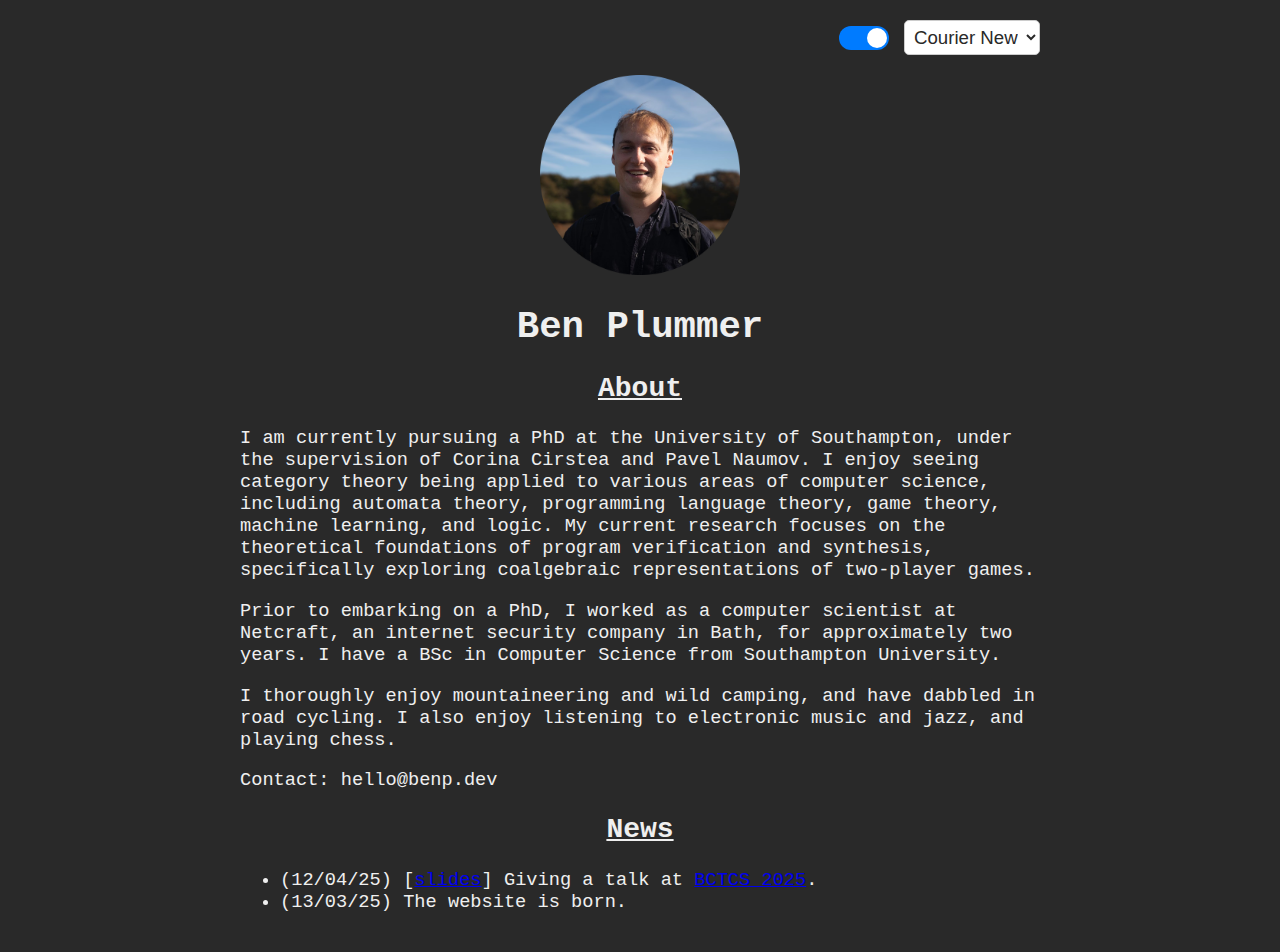
<file: index.html>
<!DOCTYPE html>
<html lang="en">
<head>
    <meta charset="UTF-8">
    <meta name="viewport" content="width=device-width, initial-scale=1.0">
    <title>Ben Plummer | PhD computer science@Southampton</title>
    <style>
        body {
            font-family: "Courier New", monospace;
            margin: auto;
            padding: 20px;
            transition: background 0.3s, color 0.3s, font-family 0.3s;
            max-width: 800px;
            background-color: #292929;
            color: #efefef;
            font-size: 14pt;
        }
        .light-mode {
            background-color: #efefef;
            color: #292929;
        }
        .container {
            margin: auto;
        }
        h1, h2 {
            text-align: center;
        }
        h2 {
            text-decoration: underline;
        }
        .profile-img {
            margin: auto;
            width: 200px;
        }
        .top-bar {
            display: flex;
            justify-content: space-between;
            align-items: center;
            margin-bottom: 20px;
        }
        .archive-button a {
            padding: 10px 20px;
            background-color: #007bff;
            color: white;
            text-decoration: none;
            border-radius: 5px;
        }
        .archive-button a:hover {
            background-color: #0056b3;
        }
        /* Flexbox for dark mode and font selection */
        .toggle-container {
            display: flex;
            align-items: center;
            gap: 15px;
        }
        .toggle-switch {
            display: flex;
            align-items: center;
        }
        .toggle-switch label {
            display: flex;
            align-items: center;
            cursor: pointer;
        }
        .toggle-switch input {
            display: none;
        }
        .slider {
            width: 50px;
            height: 24px;
            background-color: #ccc;
            border-radius: 12px;
            position: relative;
            transition: background 0.3s;
        }
        .slider:before {
            content: "";
            position: absolute;
            width: 20px;
            height: 20px;
            background-color: white;
            border-radius: 50%;
            top: 2px;
            left: 2px;
            transition: transform 0.3s;
        }
        input:checked + .slider {
            background-color: #007bff;
        }
        input:checked + .slider:before {
            transform: translateX(26px);
        }
        /* Dropdown styling */
        .font-select {
            font-size: 14pt;
            padding: 5px;
            border-radius: 5px;
            border: 1px solid #ccc;
            background-color: #fff;
            color: #292929;
        }
    </style>
</head>
<body>
    <div class="top-bar">
        <div class="archive-button">
            <!-- <a href="blogs.html">Archive</a> -->
        </div>
        
        <!-- Dark mode and font selection side-by-side -->
        <div class="toggle-container">
            <!-- Dark Mode Toggle -->
            <div class="toggle-switch">
                <label>
                    <input checked type="checkbox" id="darkModeToggle" onchange="toggleDarkMode()">
                    <span class="slider"></span>
                </label>
            </div>

            <!-- Font Selector -->
            <select class="font-select" id="fontSelector" onchange="changeFont()">
                <option value="Arial, sans-serif">Arial</option>
                <option value="Verdana, sans-serif">Verdana</option>
                <option value="Tahoma, sans-serif">Tahoma</option>
                <option value="Trebuchet MS, sans-serif">Trebuchet</option>
                <option value="Garamond, serif">Garamond</option>
                <option selected value="'Courier New', monospace">Courier New</option>
                <option value="'Brush Script MT', cursive">Brush Script</option>
            </select>
        </div>
    </div>
    
    <div class="container">
        <center>
        <img src="portrait.png" alt="Profile Picture" class="profile-img">
        </center>
        
        <h1>Ben Plummer</h1>

        <h2> About </h2>

        <p>
        I am currently pursuing a PhD at the University of Southampton,
        under the supervision of Corina Cirstea and Pavel Naumov.

        I enjoy seeing category theory being applied to various areas
        of computer science, including automata theory, programming language
        theory, game theory, machine learning, and logic.
        My current research focuses on the theoretical foundations
        of program verification and synthesis,
        specifically exploring coalgebraic representations
        of two-player games.
        </p>

        <p>
        Prior to embarking on a PhD,
        I worked as a computer scientist at Netcraft,
        an internet security company in Bath,
        for approximately two years.
        I have a BSc in Computer Science from Southampton University.
        </p>

        <p>
        I thoroughly enjoy mountaineering and wild camping, and have
        dabbled in road cycling.
        I also enjoy
        listening to electronic music and jazz,
        and playing chess.
        </p>

        Contact: <code>hello@benp.dev</code>

        <h2>News</h2>
        <ul>
            <li> (12/04/25) 
                [<a href="slides/bctcs2025.pdf">slides</a>]
                 Giving a talk at
                <a href="https://msp.cis.strath.ac.uk/bctcs2025/" target="_blank">BCTCS 2025</a>.
            <li> (13/03/25) The website is born.
        </ul>

<!--        <h2>Publications</h2>
        <ul>
            <li>Traces as Strategies in Two Player Games - (MFPS, in submission)</li>
        </ul>-->

    </div>

    <script>
        function toggleDarkMode() {
            document.body.classList.toggle('light-mode');
        }

        function changeFont() {
            var selectedFont = document.getElementById("fontSelector").value;
            document.body.style.fontFamily = selectedFont;
        }
    </script>
</body>
</html>
</file>
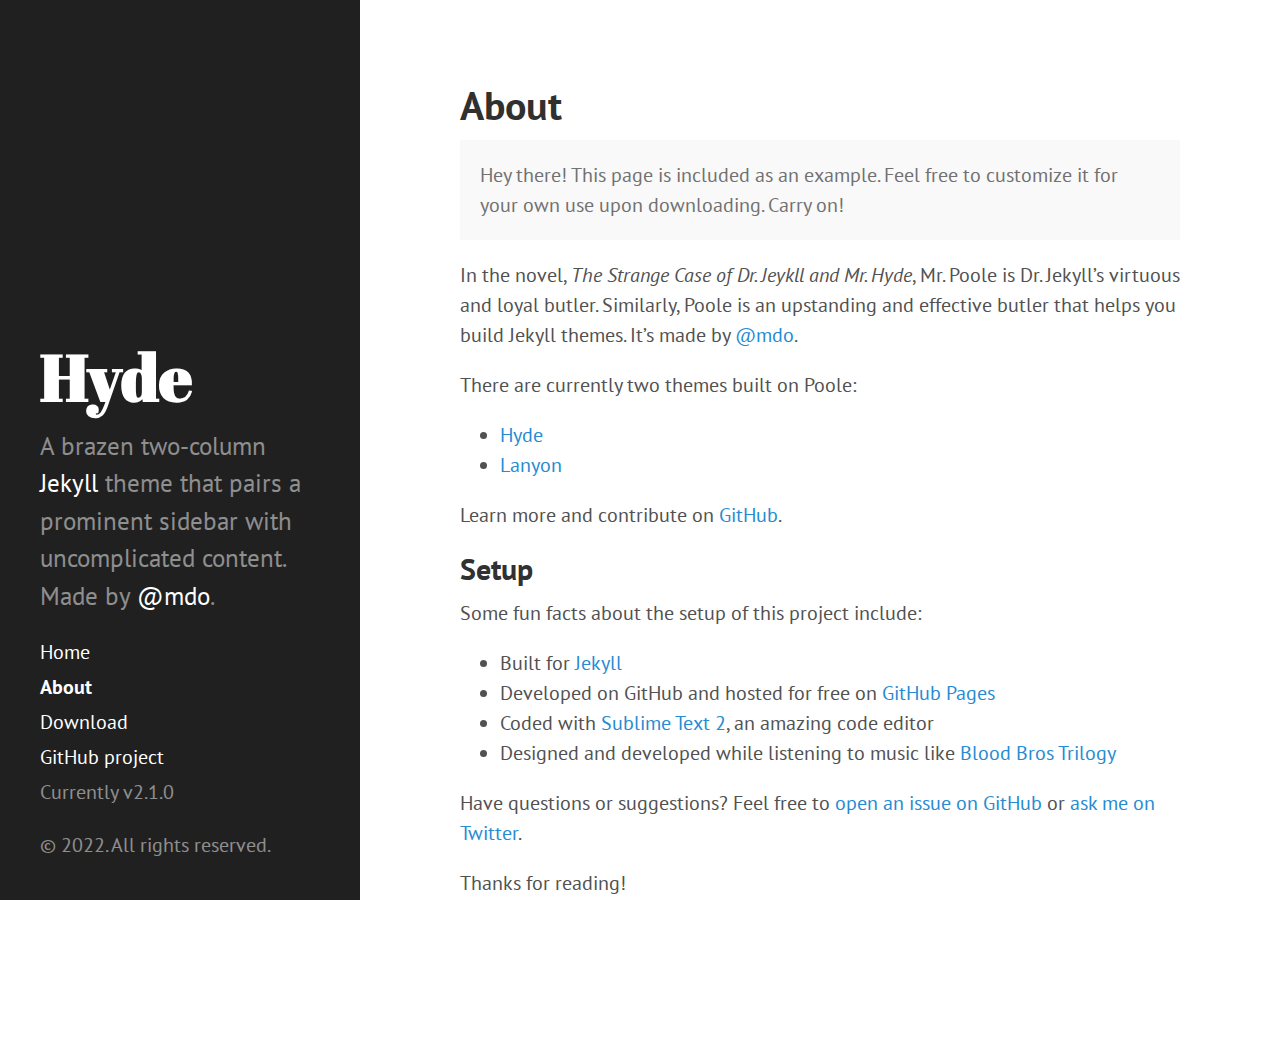
<file: _site/about/index.html>
<!DOCTYPE html>
<html lang="en-us">

  <head>
  <link href="http://gmpg.org/xfn/11" rel="profile">
  <meta http-equiv="X-UA-Compatible" content="IE=edge">
  <meta http-equiv="content-type" content="text/html; charset=utf-8">

  <!-- Enable responsiveness on mobile devices-->
  <meta name="viewport" content="width=device-width, initial-scale=1.0, maximum-scale=1">

  <title>
    
      About &middot; Hyde
    
  </title>

  <!-- CSS -->
  <link rel="stylesheet" href="/public/css/poole.css">
  <link rel="stylesheet" href="/public/css/syntax.css">
  <link rel="stylesheet" href="/public/css/hyde.css">
  <link rel="stylesheet" href="http://fonts.googleapis.com/css?family=PT+Sans:400,400italic,700|Abril+Fatface">

  <!-- Icons -->
  <link rel="apple-touch-icon-precomposed" sizes="144x144" href="/public/apple-touch-icon-144-precomposed.png">
                                 <link rel="shortcut icon" href="/public/favicon.ico">

  <!-- RSS -->
  <link rel="alternate" type="application/rss+xml" title="RSS" href="/atom.xml">
</head>


  <body>

    <div class="sidebar">
  <div class="container sidebar-sticky">
    <div class="sidebar-about">
      <h1>
        <a href="/">
          Hyde
        </a>
      </h1>
      <p class="lead">A brazen two-column <a href="http://jekyllrb.com" target="_blank">Jekyll</a> theme that pairs a prominent sidebar with uncomplicated content. Made by <a href="https://twitter.com/mdo" target="_blank">@mdo</a>.</p>
    </div>

    <nav class="sidebar-nav">
      <a class="sidebar-nav-item" href="/">Home</a>

      

      
      
        
          
        
      
        
          
            <a class="sidebar-nav-item active" href="/about/">About</a>
          
        
      
        
      
        
          
        
      

      <a class="sidebar-nav-item" href="https://github.com/poole/hyde/archive/v2.1.0.zip">Download</a>
      <a class="sidebar-nav-item" href="https://github.com/poole/hyde">GitHub project</a>
      <span class="sidebar-nav-item">Currently v2.1.0</span>
    </nav>

    <p>&copy; 2022. All rights reserved.</p>
  </div>
</div>


    <div class="content container">
      <div class="page">
  <h1 class="page-title">About</h1>
  <p class="message">
  Hey there! This page is included as an example. Feel free to customize it for your own use upon downloading. Carry on!
</p>

<p>In the novel, <em>The Strange Case of Dr. Jeykll and Mr. Hyde</em>, Mr. Poole is Dr. Jekyll’s virtuous and loyal butler. Similarly, Poole is an upstanding and effective butler that helps you build Jekyll themes. It’s made by <a href="https://twitter.com/mdo">@mdo</a>.</p>

<p>There are currently two themes built on Poole:</p>

<ul>
  <li><a href="http://hyde.getpoole.com">Hyde</a></li>
  <li><a href="http://lanyon.getpoole.com">Lanyon</a></li>
</ul>

<p>Learn more and contribute on <a href="https://github.com/poole">GitHub</a>.</p>

<h2 id="setup">Setup</h2>

<p>Some fun facts about the setup of this project include:</p>

<ul>
  <li>Built for <a href="http://jekyllrb.com">Jekyll</a></li>
  <li>Developed on GitHub and hosted for free on <a href="https://pages.github.com">GitHub Pages</a></li>
  <li>Coded with <a href="http://sublimetext.com">Sublime Text 2</a>, an amazing code editor</li>
  <li>Designed and developed while listening to music like <a href="https://soundcloud.com/maddecent/sets/blood-bros-series">Blood Bros Trilogy</a></li>
</ul>

<p>Have questions or suggestions? Feel free to <a href="https://github.com/poole/issues/new">open an issue on GitHub</a> or <a href="https://twitter.com/mdo">ask me on Twitter</a>.</p>

<p>Thanks for reading!</p>

</div>

    </div>

  </body>
</html>
</file>
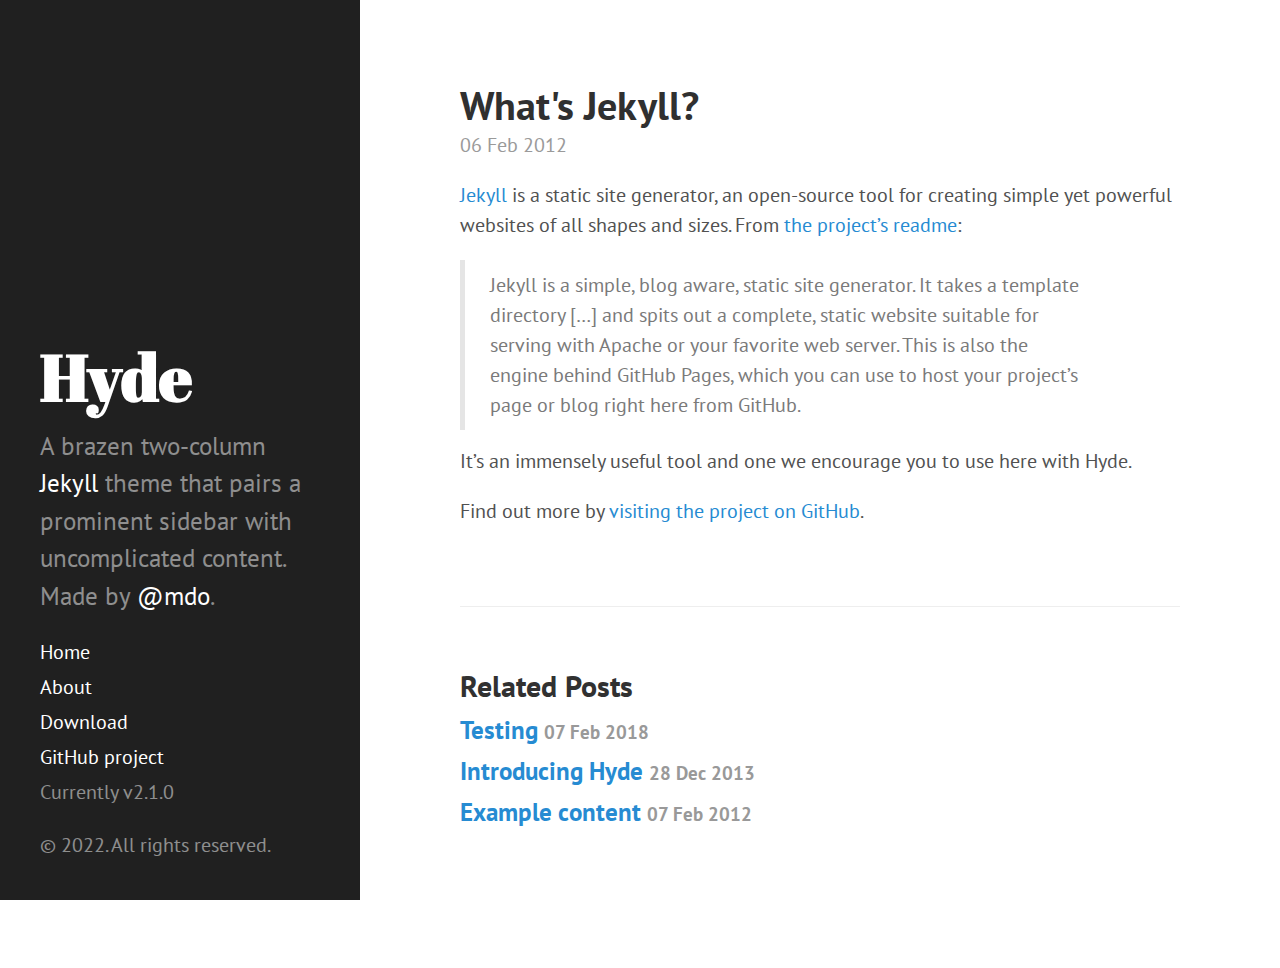
<file: _site/2012/02/06/whats-jekyll/index.html>
<!DOCTYPE html>
<html lang="en-us">

  <head>
  <link href="http://gmpg.org/xfn/11" rel="profile">
  <meta http-equiv="X-UA-Compatible" content="IE=edge">
  <meta http-equiv="content-type" content="text/html; charset=utf-8">

  <!-- Enable responsiveness on mobile devices-->
  <meta name="viewport" content="width=device-width, initial-scale=1.0, maximum-scale=1">

  <title>
    
      What's Jekyll? &middot; Hyde
    
  </title>

  <!-- CSS -->
  <link rel="stylesheet" href="/public/css/poole.css">
  <link rel="stylesheet" href="/public/css/syntax.css">
  <link rel="stylesheet" href="/public/css/hyde.css">
  <link rel="stylesheet" href="http://fonts.googleapis.com/css?family=PT+Sans:400,400italic,700|Abril+Fatface">

  <!-- Icons -->
  <link rel="apple-touch-icon-precomposed" sizes="144x144" href="/public/apple-touch-icon-144-precomposed.png">
                                 <link rel="shortcut icon" href="/public/favicon.ico">

  <!-- RSS -->
  <link rel="alternate" type="application/rss+xml" title="RSS" href="/atom.xml">
</head>


  <body>

    <div class="sidebar">
  <div class="container sidebar-sticky">
    <div class="sidebar-about">
      <h1>
        <a href="/">
          Hyde
        </a>
      </h1>
      <p class="lead">A brazen two-column <a href="http://jekyllrb.com" target="_blank">Jekyll</a> theme that pairs a prominent sidebar with uncomplicated content. Made by <a href="https://twitter.com/mdo" target="_blank">@mdo</a>.</p>
    </div>

    <nav class="sidebar-nav">
      <a class="sidebar-nav-item" href="/">Home</a>

      

      
      
        
          
        
      
        
          
            <a class="sidebar-nav-item" href="/about/">About</a>
          
        
      
        
      
        
          
        
      

      <a class="sidebar-nav-item" href="https://github.com/poole/hyde/archive/v2.1.0.zip">Download</a>
      <a class="sidebar-nav-item" href="https://github.com/poole/hyde">GitHub project</a>
      <span class="sidebar-nav-item">Currently v2.1.0</span>
    </nav>

    <p>&copy; 2022. All rights reserved.</p>
  </div>
</div>


    <div class="content container">
      <div class="post">
  <h1 class="post-title">What's Jekyll?</h1>
  <span class="post-date">06 Feb 2012</span>
  <p><a href="http://jekyllrb.com">Jekyll</a> is a static site generator, an open-source tool for creating simple yet powerful websites of all shapes and sizes. From <a href="https://github.com/mojombo/jekyll/blob/master/README.markdown">the project’s readme</a>:</p>

<blockquote>
  <p>Jekyll is a simple, blog aware, static site generator. It takes a template directory […] and spits out a complete, static website suitable for serving with Apache or your favorite web server. This is also the engine behind GitHub Pages, which you can use to host your project’s page or blog right here from GitHub.</p>
</blockquote>

<p>It’s an immensely useful tool and one we encourage you to use here with Hyde.</p>

<p>Find out more by <a href="https://github.com/mojombo/jekyll">visiting the project on GitHub</a>.</p>

</div>

<div class="related">
  <h2>Related Posts</h2>
  <ul class="related-posts">
    
      <li>
        <h3>
          <a href="/2018/02/07/testing/">
            Testing
            <small>07 Feb 2018</small>
          </a>
        </h3>
      </li>
    
      <li>
        <h3>
          <a href="/2013/12/28/introducing-hyde/">
            Introducing Hyde
            <small>28 Dec 2013</small>
          </a>
        </h3>
      </li>
    
      <li>
        <h3>
          <a href="/2012/02/07/example-content/">
            Example content
            <small>07 Feb 2012</small>
          </a>
        </h3>
      </li>
    
  </ul>
</div>

    </div>

  </body>
</html>
</file>
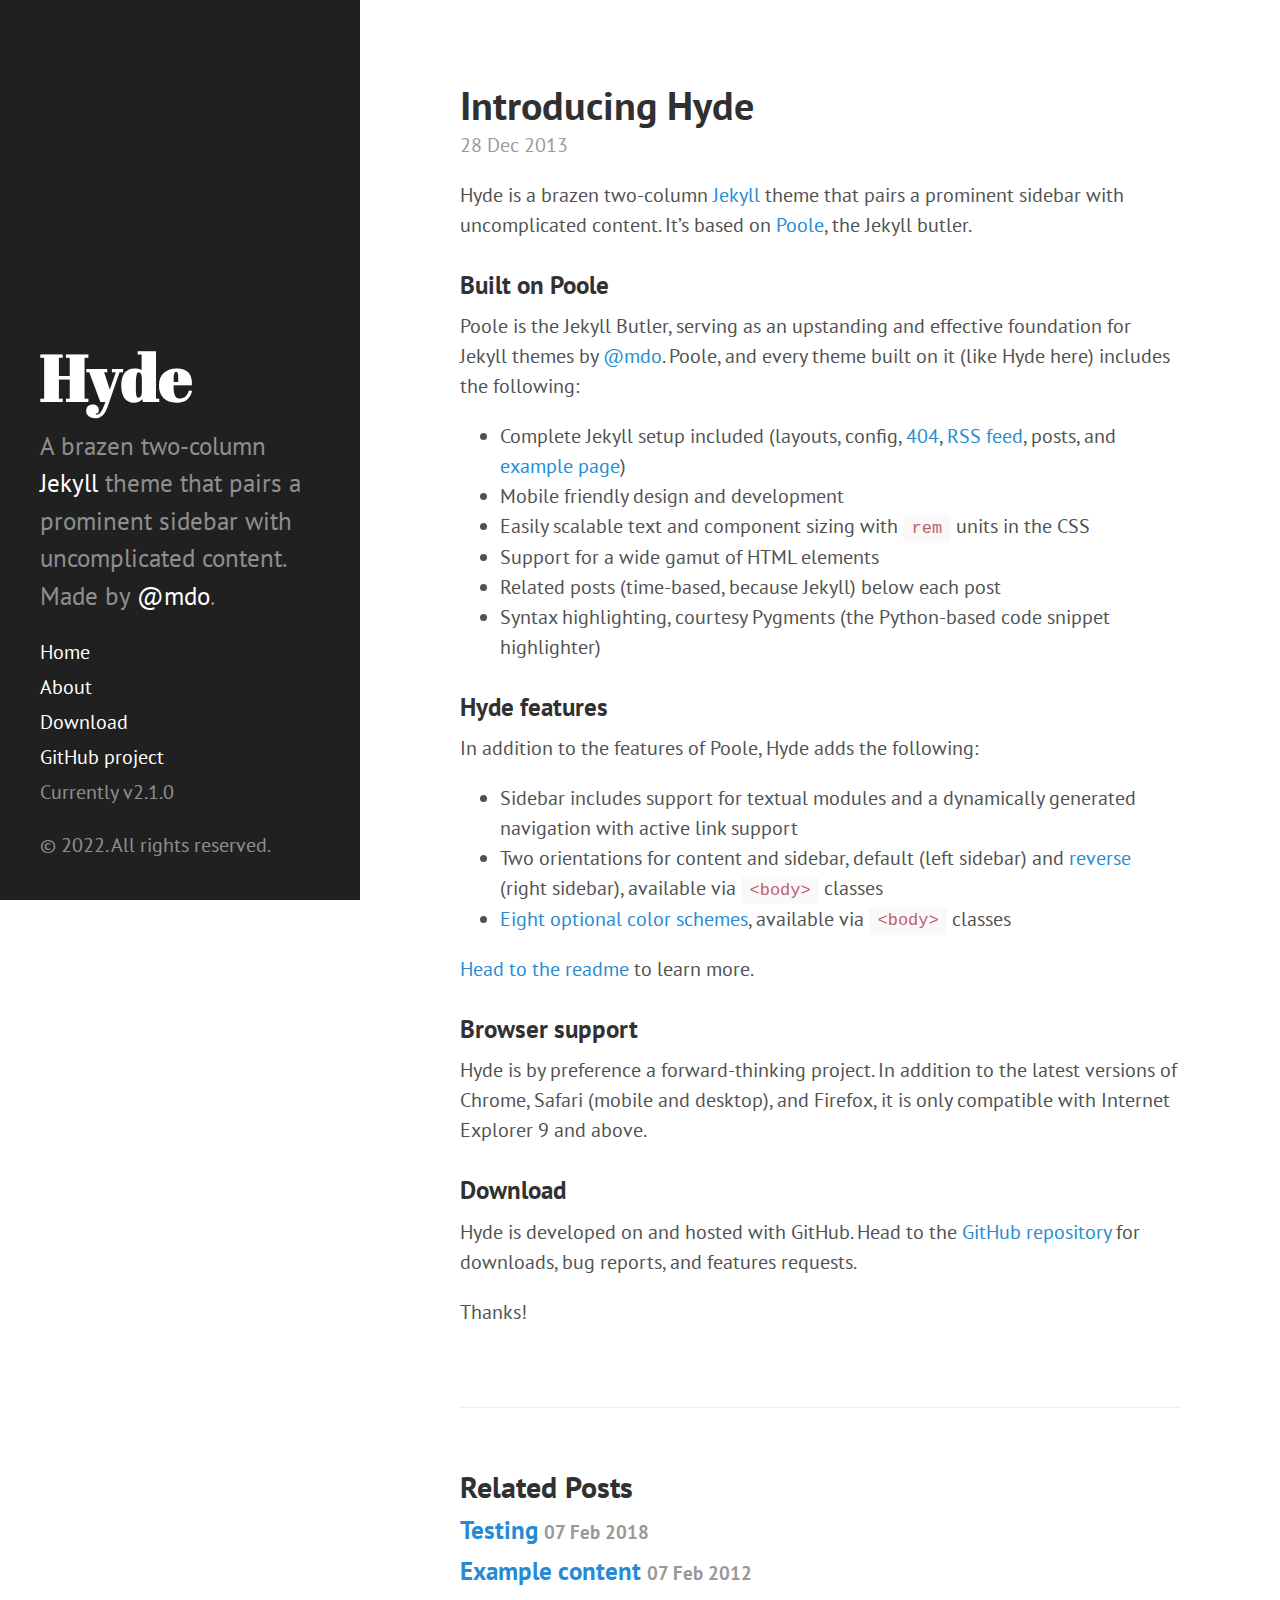
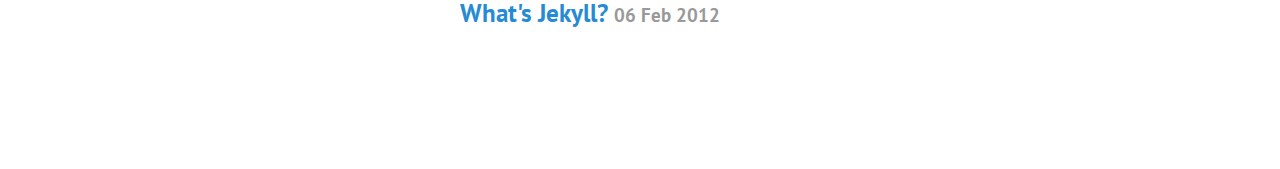
<file: _site/2013/12/28/introducing-hyde/index.html>
<!DOCTYPE html>
<html lang="en-us">

  <head>
  <link href="http://gmpg.org/xfn/11" rel="profile">
  <meta http-equiv="X-UA-Compatible" content="IE=edge">
  <meta http-equiv="content-type" content="text/html; charset=utf-8">

  <!-- Enable responsiveness on mobile devices-->
  <meta name="viewport" content="width=device-width, initial-scale=1.0, maximum-scale=1">

  <title>
    
      Introducing Hyde &middot; Hyde
    
  </title>

  <!-- CSS -->
  <link rel="stylesheet" href="/public/css/poole.css">
  <link rel="stylesheet" href="/public/css/syntax.css">
  <link rel="stylesheet" href="/public/css/hyde.css">
  <link rel="stylesheet" href="http://fonts.googleapis.com/css?family=PT+Sans:400,400italic,700|Abril+Fatface">

  <!-- Icons -->
  <link rel="apple-touch-icon-precomposed" sizes="144x144" href="/public/apple-touch-icon-144-precomposed.png">
                                 <link rel="shortcut icon" href="/public/favicon.ico">

  <!-- RSS -->
  <link rel="alternate" type="application/rss+xml" title="RSS" href="/atom.xml">
</head>


  <body>

    <div class="sidebar">
  <div class="container sidebar-sticky">
    <div class="sidebar-about">
      <h1>
        <a href="/">
          Hyde
        </a>
      </h1>
      <p class="lead">A brazen two-column <a href="http://jekyllrb.com" target="_blank">Jekyll</a> theme that pairs a prominent sidebar with uncomplicated content. Made by <a href="https://twitter.com/mdo" target="_blank">@mdo</a>.</p>
    </div>

    <nav class="sidebar-nav">
      <a class="sidebar-nav-item" href="/">Home</a>

      

      
      
        
          
        
      
        
          
            <a class="sidebar-nav-item" href="/about/">About</a>
          
        
      
        
      
        
          
        
      

      <a class="sidebar-nav-item" href="https://github.com/poole/hyde/archive/v2.1.0.zip">Download</a>
      <a class="sidebar-nav-item" href="https://github.com/poole/hyde">GitHub project</a>
      <span class="sidebar-nav-item">Currently v2.1.0</span>
    </nav>

    <p>&copy; 2022. All rights reserved.</p>
  </div>
</div>


    <div class="content container">
      <div class="post">
  <h1 class="post-title">Introducing Hyde</h1>
  <span class="post-date">28 Dec 2013</span>
  <p>Hyde is a brazen two-column <a href="http://jekyllrb.com">Jekyll</a> theme that pairs a prominent sidebar with uncomplicated content. It’s based on <a href="http://getpoole.com">Poole</a>, the Jekyll butler.</p>

<h3 id="built-on-poole">Built on Poole</h3>

<p>Poole is the Jekyll Butler, serving as an upstanding and effective foundation for Jekyll themes by <a href="https://twitter.com/mdo">@mdo</a>. Poole, and every theme built on it (like Hyde here) includes the following:</p>

<ul>
  <li>Complete Jekyll setup included (layouts, config, <a href="/404">404</a>, <a href="/atom.xml">RSS feed</a>, posts, and <a href="/about">example page</a>)</li>
  <li>Mobile friendly design and development</li>
  <li>Easily scalable text and component sizing with <code>rem</code> units in the CSS</li>
  <li>Support for a wide gamut of HTML elements</li>
  <li>Related posts (time-based, because Jekyll) below each post</li>
  <li>Syntax highlighting, courtesy Pygments (the Python-based code snippet highlighter)</li>
</ul>

<h3 id="hyde-features">Hyde features</h3>

<p>In addition to the features of Poole, Hyde adds the following:</p>

<ul>
  <li>Sidebar includes support for textual modules and a dynamically generated navigation with active link support</li>
  <li>Two orientations for content and sidebar, default (left sidebar) and <a href="https://github.com/poole/lanyon#reverse-layout">reverse</a> (right sidebar), available via <code>&lt;body&gt;</code> classes</li>
  <li><a href="https://github.com/poole/hyde#themes">Eight optional color schemes</a>, available via <code>&lt;body&gt;</code> classes</li>
</ul>

<p><a href="https://github.com/poole/hyde#readme">Head to the readme</a> to learn more.</p>

<h3 id="browser-support">Browser support</h3>

<p>Hyde is by preference a forward-thinking project. In addition to the latest versions of Chrome, Safari (mobile and desktop), and Firefox, it is only compatible with Internet Explorer 9 and above.</p>

<h3 id="download">Download</h3>

<p>Hyde is developed on and hosted with GitHub. Head to the <a href="https://github.com/poole/hyde">GitHub repository</a> for downloads, bug reports, and features requests.</p>

<p>Thanks!</p>

</div>

<div class="related">
  <h2>Related Posts</h2>
  <ul class="related-posts">
    
      <li>
        <h3>
          <a href="/2018/02/07/testing/">
            Testing
            <small>07 Feb 2018</small>
          </a>
        </h3>
      </li>
    
      <li>
        <h3>
          <a href="/2012/02/07/example-content/">
            Example content
            <small>07 Feb 2012</small>
          </a>
        </h3>
      </li>
    
      <li>
        <h3>
          <a href="/2012/02/06/whats-jekyll/">
            What's Jekyll?
            <small>06 Feb 2012</small>
          </a>
        </h3>
      </li>
    
  </ul>
</div>

    </div>

  </body>
</html>
</file>
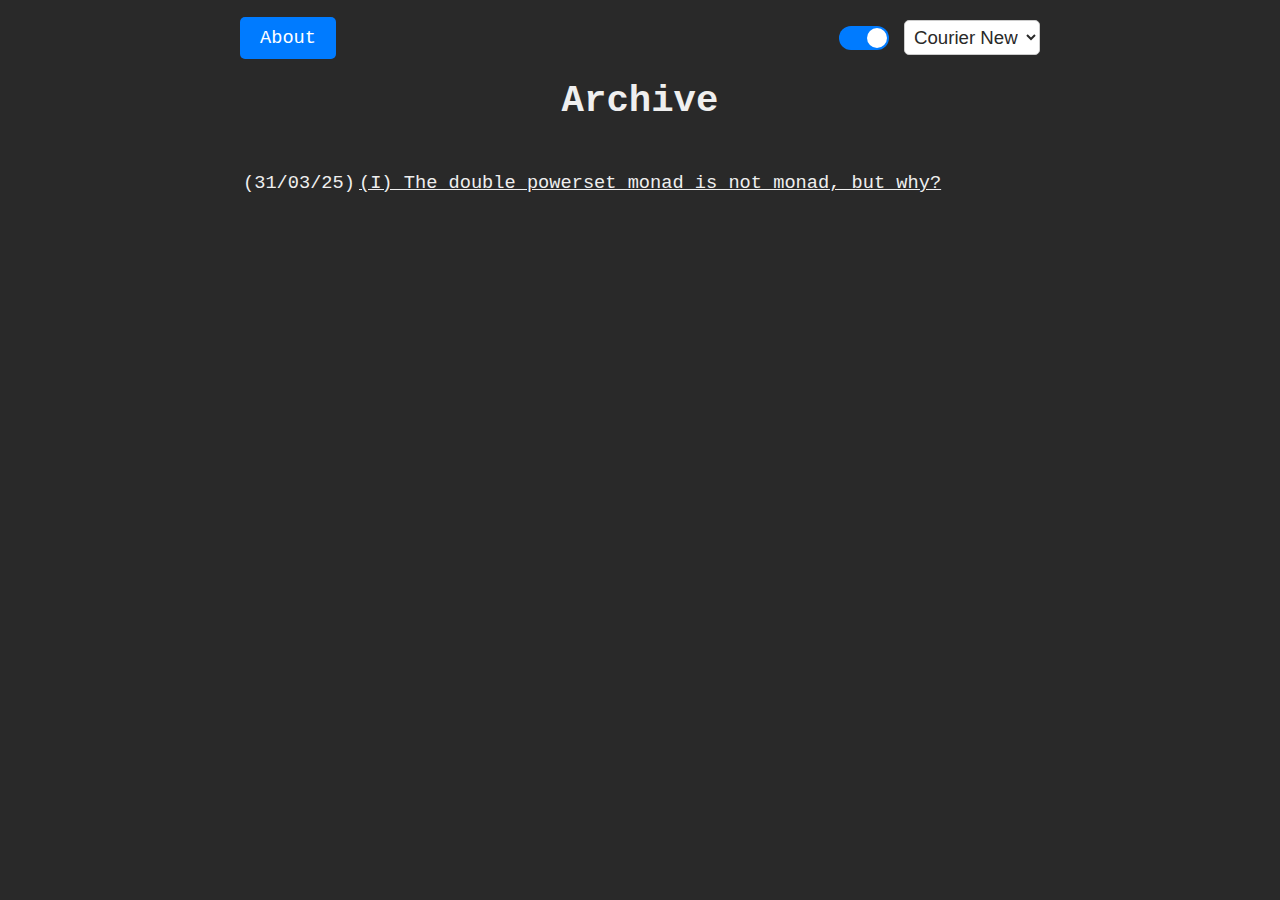
<file: archive.html>
<!DOCTYPE html>
<html lang="en">
<head>
    <meta charset="UTF-8">
    <meta name="viewport" content="width=device-width, initial-scale=1.0">
    <title>Ben Plummer | PhD computer science@Southampton</title>
    <link href="css/styles.css" rel="stylesheet" >
    <script>
        function toggleDarkMode() {
            document.body.classList.toggle('light-mode');
        }

        function changeFont() {
            var selectedFont = document.getElementById("fontSelector").value;
            document.body.style.fontFamily = selectedFont;
        }
    </script>
</head>
<body>
    <div class="top-bar">
        <div class="archive-button">
            <a href="index.html">About</a>
        </div>

        <!-- Dark mode and font selection side-by-side -->
        <div class="toggle-container">
            <!-- Dark Mode Toggle -->
            <div class="toggle-switch">
                <label>
                    <input checked type="checkbox" id="darkModeToggle" onchange="toggleDarkMode()">
                    <span class="slider"></span>
                </label>
            </div>

            <!-- Font Selector -->
            <select class="font-select" id="fontSelector" onchange="changeFont()">
                <option value="Arial, sans-serif">Arial</option>
                <option value="Verdana, sans-serif">Verdana</option>
                <option value="Tahoma, sans-serif">Tahoma</option>
                <option value="Trebuchet MS, sans-serif">Trebuchet</option>
                <option value="Garamond, serif">Garamond</option>
                <option selected value="'Courier New', monospace">Courier New</option>
                <option value="'Brush Script MT', cursive">Brush Script</option>
            </select>
        </div>
    </div>

<h1> Archive </h1>

<br>
<table>
    <tr>
        <td>(31/03/25)</td>
        <td>
            <a href="archive/double_covariant_powerset.html">
                (I) The double powerset monad is not monad, but why?
        </td>
    </tr>
</a>
</table>


</body>
</html>
</file>
<file: public/css/poole.css>
/*
 *                        ___
 *                       /\_ \
 *  _____     ___     ___\//\ \      __
 * /\ '__`\  / __`\  / __`\\ \ \   /'__`\
 * \ \ \_\ \/\ \_\ \/\ \_\ \\_\ \_/\  __/
 *  \ \ ,__/\ \____/\ \____//\____\ \____\
 *   \ \ \/  \/___/  \/___/ \/____/\/____/
 *    \ \_\
 *     \/_/
 *
 * Designed, built, and released under MIT license by @mdo. Learn more at
 * https://github.com/poole/poole.
 */


/*
 * Contents
 *
 * Body resets
 * Custom type
 * Messages
 * Container
 * Masthead
 * Posts and pages
 * Pagination
 * Reverse layout
 * Themes
 */


/*
 * Body resets
 *
 * Update the foundational and global aspects of the page.
 */

* {
  -webkit-box-sizing: border-box;
     -moz-box-sizing: border-box;
          box-sizing: border-box;
}

html,
body {
  margin: 0;
  padding: 0;
}

html {
  font-family: "Helvetica Neue", Helvetica, Arial, sans-serif;
  font-size: 16px;
  line-height: 1.5;
}
@media (min-width: 38em) {
  html {
    font-size: 20px;
  }
}

body {
  color: #515151;
  background-color: #fff;
  -webkit-text-size-adjust: 100%;
      -ms-text-size-adjust: 100%;
}

/* No `:visited` state is required by default (browsers will use `a`) */
a {
  color: #268bd2;
  text-decoration: none;
}
a strong {
  color: inherit;
}
/* `:focus` is linked to `:hover` for basic accessibility */
a:hover,
a:focus {
  text-decoration: underline;
}

/* Headings */
h1, h2, h3, h4, h5, h6 {
  margin-bottom: .5rem;
  font-weight: bold;
  line-height: 1.25;
  color: #313131;
  text-rendering: optimizeLegibility;
}
h1 {
  font-size: 2rem;
}
h2 {
  margin-top: 1rem;
  font-size: 1.5rem;
}
h3 {
  margin-top: 1.5rem;
  font-size: 1.25rem;
}
h4, h5, h6 {
  margin-top: 1rem;
  font-size: 1rem;
}

/* Body text */
p {
  margin-top: 0;
  margin-bottom: 1rem;
}

strong {
  color: #303030;
}


/* Lists */
ul, ol, dl {
  margin-top: 0;
  margin-bottom: 1rem;
}

dt {
  font-weight: bold;
}
dd {
  margin-bottom: .5rem;
}

/* Misc */
hr {
  position: relative;
  margin: 1.5rem 0;
  border: 0;
  border-top: 1px solid #eee;
  border-bottom: 1px solid #fff;
}

abbr {
  font-size: 85%;
  font-weight: bold;
  color: #555;
  text-transform: uppercase;
}
abbr[title] {
  cursor: help;
  border-bottom: 1px dotted #e5e5e5;
}

/* Code */
code,
pre {
  font-family: Menlo, Monaco, "Courier New", monospace;
}
code {
  padding: .25em .5em;
  font-size: 85%;
  color: #bf616a;
  background-color: #f9f9f9;
  border-radius: 3px;
}
pre {
  display: block;
  margin-top: 0;
  margin-bottom: 1rem;
  padding: 1rem;
  font-size: .8rem;
  line-height: 1.4;
  white-space: pre;
  white-space: pre-wrap;
  word-break: break-all;
  word-wrap: break-word;
  background-color: #f9f9f9;
}
pre code {
  padding: 0;
  font-size: 100%;
  color: inherit;
  background-color: transparent;
}

/* Pygments via Jekyll */
.highlight {
  margin-bottom: 1rem;
  border-radius: 4px;
}
.highlight pre {
  margin-bottom: 0;
}

/* Gist via GitHub Pages */
.gist .gist-file {
  font-family: Menlo, Monaco, "Courier New", monospace !important;
}
.gist .markdown-body {
  padding: 15px;
}
.gist pre {
  padding: 0;
  background-color: transparent;
}
.gist .gist-file .gist-data {
  font-size: .8rem !important;
  line-height: 1.4;
}
.gist code {
  padding: 0;
  color: inherit;
  background-color: transparent;
  border-radius: 0;
}

/* Quotes */
blockquote {
  padding: .5rem 1rem;
  margin: .8rem 0;
  color: #7a7a7a;
  border-left: .25rem solid #e5e5e5;
}
blockquote p:last-child {
  margin-bottom: 0;
}
@media (min-width: 30em) {
  blockquote {
    padding-right: 5rem;
    padding-left: 1.25rem;
  }
}

img {
  display: block;
  max-width: 100%;
  margin: 0 0 1rem;
  border-radius: 5px;
}

/* Tables */
table {
  margin-bottom: 1rem;
  width: 100%;
  border: 1px solid #e5e5e5;
  border-collapse: collapse;
}
td,
th {
  padding: .25rem .5rem;
  border: 1px solid #e5e5e5;
}
tbody tr:nth-child(odd) td,
tbody tr:nth-child(odd) th {
  background-color: #f9f9f9;
}


/*
 * Custom type
 *
 * Extend paragraphs with `.lead` for larger introductory text.
 */

.lead {
  font-size: 1.25rem;
  font-weight: 300;
}


/*
 * Messages
 *
 * Show alert messages to users. You may add it to single elements like a `<p>`,
 * or to a parent if there are multiple elements to show.
 */

.message {
  margin-bottom: 1rem;
  padding: 1rem;
  color: #717171;
  background-color: #f9f9f9;
}


/*
 * Container
 *
 * Center the page content.
 */

.container {
  max-width: 38rem;
  padding-left:  1rem;
  padding-right: 1rem;
  margin-left:  auto;
  margin-right: auto;
}


/*
 * Masthead
 *
 * Super small header above the content for site name and short description.
 */

.masthead {
  padding-top:    1rem;
  padding-bottom: 1rem;
  margin-bottom: 3rem;
}
.masthead-title {
  margin-top: 0;
  margin-bottom: 0;
  color: #505050;
}
.masthead-title a {
  color: #505050;
}
.masthead-title small {
  font-size: 75%;
  font-weight: 400;
  color: #c0c0c0;
  letter-spacing: 0;
}


/*
 * Posts and pages
 *
 * Each post is wrapped in `.post` and is used on default and post layouts. Each
 * page is wrapped in `.page` and is only used on the page layout.
 */

.page,
.post {
  margin-bottom: 4em;
}

/* Blog post or page title */
.page-title,
.post-title,
.post-title a {
  color: #303030;
}
.page-title,
.post-title {
  margin-top: 0;
}

/* Meta data line below post title */
.post-date {
  display: block;
  margin-top: -.5rem;
  margin-bottom: 1rem;
  color: #9a9a9a;
}

/* Related posts */
.related {
  padding-top: 2rem;
  padding-bottom: 2rem;
  border-top: 1px solid #eee;
}
.related-posts {
  padding-left: 0;
  list-style: none;
}
.related-posts h3 {
  margin-top: 0;
}
.related-posts li small {
  font-size: 75%;
  color: #999;
}
.related-posts li a:hover {
  color: #268bd2;
  text-decoration: none;
}
.related-posts li a:hover small {
  color: inherit;
}


/*
 * Pagination
 *
 * Super lightweight (HTML-wise) blog pagination. `span`s are provide for when
 * there are no more previous or next posts to show.
 */

.pagination {
  overflow: hidden; /* clearfix */
  margin-left: -1rem;
  margin-right: -1rem;
  font-family: "PT Sans", Helvetica, Arial, sans-serif;
  color: #ccc;
  text-align: center;
}

/* Pagination items can be `span`s or `a`s */
.pagination-item {
  display: block;
  padding: 1rem;
  border: 1px solid #eee;
}
.pagination-item:first-child {
  margin-bottom: -1px;
}

/* Only provide a hover state for linked pagination items */
a.pagination-item:hover {
  background-color: #f5f5f5;
}

@media (min-width: 30em) {
  .pagination {
    margin: 3rem 0;
  }
  .pagination-item {
    float: left;
    width: 50%;
  }
  .pagination-item:first-child {
    margin-bottom: 0;
    border-top-left-radius:    4px;
    border-bottom-left-radius: 4px;
  }
  .pagination-item:last-child {
    margin-left: -1px;
    border-top-right-radius:    4px;
    border-bottom-right-radius: 4px;
  }
}
</file>
<file: public/css/syntax.css>
.highlight .hll { background-color: #ffc; }
.highlight .c { color: #999; } /* Comment */
.highlight .err { color: #a00; background-color: #faa } /* Error */
.highlight .k { color: #069; } /* Keyword */
.highlight .o { color: #555 } /* Operator */
.highlight .cm { color: #09f; font-style: italic } /* Comment.Multiline */
.highlight .cp { color: #099 } /* Comment.Preproc */
.highlight .c1 { color: #999; } /* Comment.Single */
.highlight .cs { color: #999; } /* Comment.Special */
.highlight .gd { background-color: #fcc; border: 1px solid #c00 } /* Generic.Deleted */
.highlight .ge { font-style: italic } /* Generic.Emph */
.highlight .gr { color: #f00 } /* Generic.Error */
.highlight .gh { color: #030; } /* Generic.Heading */
.highlight .gi { background-color: #cfc; border: 1px solid #0c0 } /* Generic.Inserted */
.highlight .go { color: #aaa } /* Generic.Output */
.highlight .gp { color: #009; } /* Generic.Prompt */
.highlight .gs { } /* Generic.Strong */
.highlight .gu { color: #030; } /* Generic.Subheading */
.highlight .gt { color: #9c6 } /* Generic.Traceback */
.highlight .kc { color: #069; } /* Keyword.Constant */
.highlight .kd { color: #069; } /* Keyword.Declaration */
.highlight .kn { color: #069; } /* Keyword.Namespace */
.highlight .kp { color: #069 } /* Keyword.Pseudo */
.highlight .kr { color: #069; } /* Keyword.Reserved */
.highlight .kt { color: #078; } /* Keyword.Type */
.highlight .m { color: #f60 } /* Literal.Number */
.highlight .s { color: #d44950 } /* Literal.String */
.highlight .na { color: #4f9fcf } /* Name.Attribute */
.highlight .nb { color: #366 } /* Name.Builtin */
.highlight .nc { color: #0a8; } /* Name.Class */
.highlight .no { color: #360 } /* Name.Constant */
.highlight .nd { color: #99f } /* Name.Decorator */
.highlight .ni { color: #999; } /* Name.Entity */
.highlight .ne { color: #c00; } /* Name.Exception */
.highlight .nf { color: #c0f } /* Name.Function */
.highlight .nl { color: #99f } /* Name.Label */
.highlight .nn { color: #0cf; } /* Name.Namespace */
.highlight .nt { color: #2f6f9f; } /* Name.Tag */
.highlight .nv { color: #033 } /* Name.Variable */
.highlight .ow { color: #000; } /* Operator.Word */
.highlight .w { color: #bbb } /* Text.Whitespace */
.highlight .mf { color: #f60 } /* Literal.Number.Float */
.highlight .mh { color: #f60 } /* Literal.Number.Hex */
.highlight .mi { color: #f60 } /* Literal.Number.Integer */
.highlight .mo { color: #f60 } /* Literal.Number.Oct */
.highlight .sb { color: #c30 } /* Literal.String.Backtick */
.highlight .sc { color: #c30 } /* Literal.String.Char */
.highlight .sd { color: #c30; font-style: italic } /* Literal.String.Doc */
.highlight .s2 { color: #c30 } /* Literal.String.Double */
.highlight .se { color: #c30; } /* Literal.String.Escape */
.highlight .sh { color: #c30 } /* Literal.String.Heredoc */
.highlight .si { color: #a00 } /* Literal.String.Interpol */
.highlight .sx { color: #c30 } /* Literal.String.Other */
.highlight .sr { color: #3aa } /* Literal.String.Regex */
.highlight .s1 { color: #c30 } /* Literal.String.Single */
.highlight .ss { color: #fc3 } /* Literal.String.Symbol */
.highlight .bp { color: #366 } /* Name.Builtin.Pseudo */
.highlight .vc { color: #033 } /* Name.Variable.Class */
.highlight .vg { color: #033 } /* Name.Variable.Global */
.highlight .vi { color: #033 } /* Name.Variable.Instance */
.highlight .il { color: #f60 } /* Literal.Number.Integer.Long */

.css .o,
.css .o + .nt,
.css .nt + .nt { color: #999; }
</file>
<file: public/css/hyde.css>
/*
 *  __                  __
 * /\ \                /\ \
 * \ \ \___   __  __   \_\ \     __
 *  \ \  _ `\/\ \/\ \  /'_` \  /'__`\
 *   \ \ \ \ \ \ \_\ \/\ \_\ \/\  __/
 *    \ \_\ \_\/`____ \ \___,_\ \____\
 *     \/_/\/_/`/___/> \/__,_ /\/____/
 *                /\___/
 *                \/__/
 *
 * Designed, built, and released under MIT license by @mdo. Learn more at
 * https://github.com/poole/hyde.
 */


/*
 * Contents
 *
 * Global resets
 * Sidebar
 * Container
 * Reverse layout
 * Themes
 */


/*
 * Global resets
 *
 * Update the foundational and global aspects of the page.
 */

html {
  font-family: "PT Sans", Helvetica, Arial, sans-serif;
}
@media (min-width: 48em) {
  html {
    font-size: 16px;
  }
}
@media (min-width: 58em) {
  html {
    font-size: 20px;
  }
}


/*
 * Sidebar
 *
 * Flexible banner for housing site name, intro, and "footer" content. Starts
 * out above content in mobile and later moves to the side with wider viewports.
 */

.sidebar {
  text-align: center;
  padding: 2rem 1rem;
  color: rgba(255,255,255,.5);
  background-color: #202020;
}
@media (min-width: 48em) {
  .sidebar {
    position: fixed;
    top: 0;
    left: 0;
    bottom: 0;
    width: 18rem;
    text-align: left;
  }
}

/* Sidebar links */
.sidebar a {
  color: #fff;
}

/* About section */
.sidebar-about h1 {
  color: #fff;
  margin-top: 0;
  font-family: "Abril Fatface", serif;
  font-size: 3.25rem;
}

/* Sidebar nav */
.sidebar-nav {
  margin-bottom: 1rem;
}
.sidebar-nav-item {
  display: block;
  line-height: 1.75;
}
a.sidebar-nav-item:hover,
a.sidebar-nav-item:focus {
  text-decoration: underline;
}
.sidebar-nav-item.active {
  font-weight: bold;
}

/* Sticky sidebar
 *
 * Add the `sidebar-sticky` class to the sidebar's container to affix it the
 * contents to the bottom of the sidebar in tablets and up.
 */

@media (min-width: 48em) {
  .sidebar-sticky {
    position: absolute;
    right:  1rem;
    bottom: 1rem;
    left:   1rem;
  }
}


/* Container
 *
 * Align the contents of the site above the proper threshold with some margin-fu
 * with a 25%-wide `.sidebar`.
 */

.content {
  padding-top:    4rem;
  padding-bottom: 4rem;
}

@media (min-width: 48em) {
  .content {
    max-width: 38rem;
    margin-left: 20rem;
    margin-right: 2rem;
  }
}

@media (min-width: 64em) {
  .content {
    margin-left: 22rem;
    margin-right: 4rem;
  }
}


/*
 * Reverse layout
 *
 * Flip the orientation of the page by placing the `.sidebar` on the right.
 */

@media (min-width: 48em) {
  .layout-reverse .sidebar {
    left: auto;
    right: 0;
  }
  .layout-reverse .content {
    margin-left: 2rem;
    margin-right: 20rem;
  }
}

@media (min-width: 64em) {
  .layout-reverse .content {
    margin-left: 4rem;
    margin-right: 22rem;
  }
}



/*
 * Themes
 *
 * As of v1.1, Hyde includes optional themes to color the sidebar and links
 * within blog posts. To use, add the class of your choosing to the `body`.
 */

/* Base16 (http://chriskempson.github.io/base16/#default) */

/* Red */
.theme-base-08 .sidebar {
  background-color: #ac4142;
}
.theme-base-08 .content a,
.theme-base-08 .related-posts li a:hover {
  color: #ac4142;
}

/* Orange */
.theme-base-09 .sidebar {
  background-color: #d28445;
}
.theme-base-09 .content a,
.theme-base-09 .related-posts li a:hover {
  color: #d28445;
}

/* Yellow */
.theme-base-0a .sidebar {
  background-color: #f4bf75;
}
.theme-base-0a .content a,
.theme-base-0a .related-posts li a:hover {
  color: #f4bf75;
}

/* Green */
.theme-base-0b .sidebar {
  background-color: #90a959;
}
.theme-base-0b .content a,
.theme-base-0b .related-posts li a:hover {
  color: #90a959;
}

/* Cyan */
.theme-base-0c .sidebar {
  background-color: #75b5aa;
}
.theme-base-0c .content a,
.theme-base-0c .related-posts li a:hover {
  color: #75b5aa;
}

/* Blue */
.theme-base-0d .sidebar {
  background-color: #6a9fb5;
}
.theme-base-0d .content a,
.theme-base-0d .related-posts li a:hover {
  color: #6a9fb5;
}

/* Magenta */
.theme-base-0e .sidebar {
  background-color: #aa759f;
}
.theme-base-0e .content a,
.theme-base-0e .related-posts li a:hover {
  color: #aa759f;
}

/* Brown */
.theme-base-0f .sidebar {
  background-color: #8f5536;
}
.theme-base-0f .content a,
.theme-base-0f .related-posts li a:hover {
  color: #8f5536;
}
</file>
<file: css/styles.css>
body {
    font-family: "Courier New", monospace;
    margin: auto;
    padding: 20px;
    transition: background 0.3s, color 0.3s, font-family 0.3s;
    max-width: 800px;
    background-color: #292929;
    color: #efefef;
    font-size: 14pt;
}
.light-mode {
    background-color: #efefef;
    color: #292929;
}
.container {
    margin: auto;
}
a {
    color: inherit; 
}
h1, h2 {
    text-align: center;
}
.profile-img {
    margin: auto;
    width: 200px;
}
.top-bar {
    display: flex;
    justify-content: space-between;
    align-items: center;
    margin-bottom: 20px;
}
.archive-button a {
    padding: 10px 20px;
    background-color: #007bff;
    color: white;
    text-decoration: none;
    border-radius: 5px;
}
.archive-button a:hover {
    background-color: #0056b3;
}
/* Flexbox for dark mode and font selection */
.toggle-container {
    display: flex;
    align-items: center;
    gap: 15px;
}
.toggle-switch {
    display: flex;
    align-items: center;
}
.toggle-switch label {
    display: flex;
    align-items: center;
    cursor: pointer;
}
.toggle-switch input {
    display: none;
}
.slider {
    width: 50px;
    height: 24px;
    background-color: #ccc;
    border-radius: 12px;
    position: relative;
    transition: background 0.3s;
}
.slider:before {
    content: "";
    position: absolute;
    width: 20px;
    height: 20px;
    background-color: white;
    border-radius: 50%;
    top: 2px;
    left: 2px;
    transition: transform 0.3s;
}
input:checked + .slider {
    background-color: #007bff;
}
input:checked + .slider:before {
    transform: translateX(26px);
}
/* Dropdown styling */
.font-select {
    font-size: 14pt;
    padding: 5px;
    border-radius: 5px;
    border: 1px solid #ccc;
    background-color: #fff;
    color: #292929;
}
</file>
